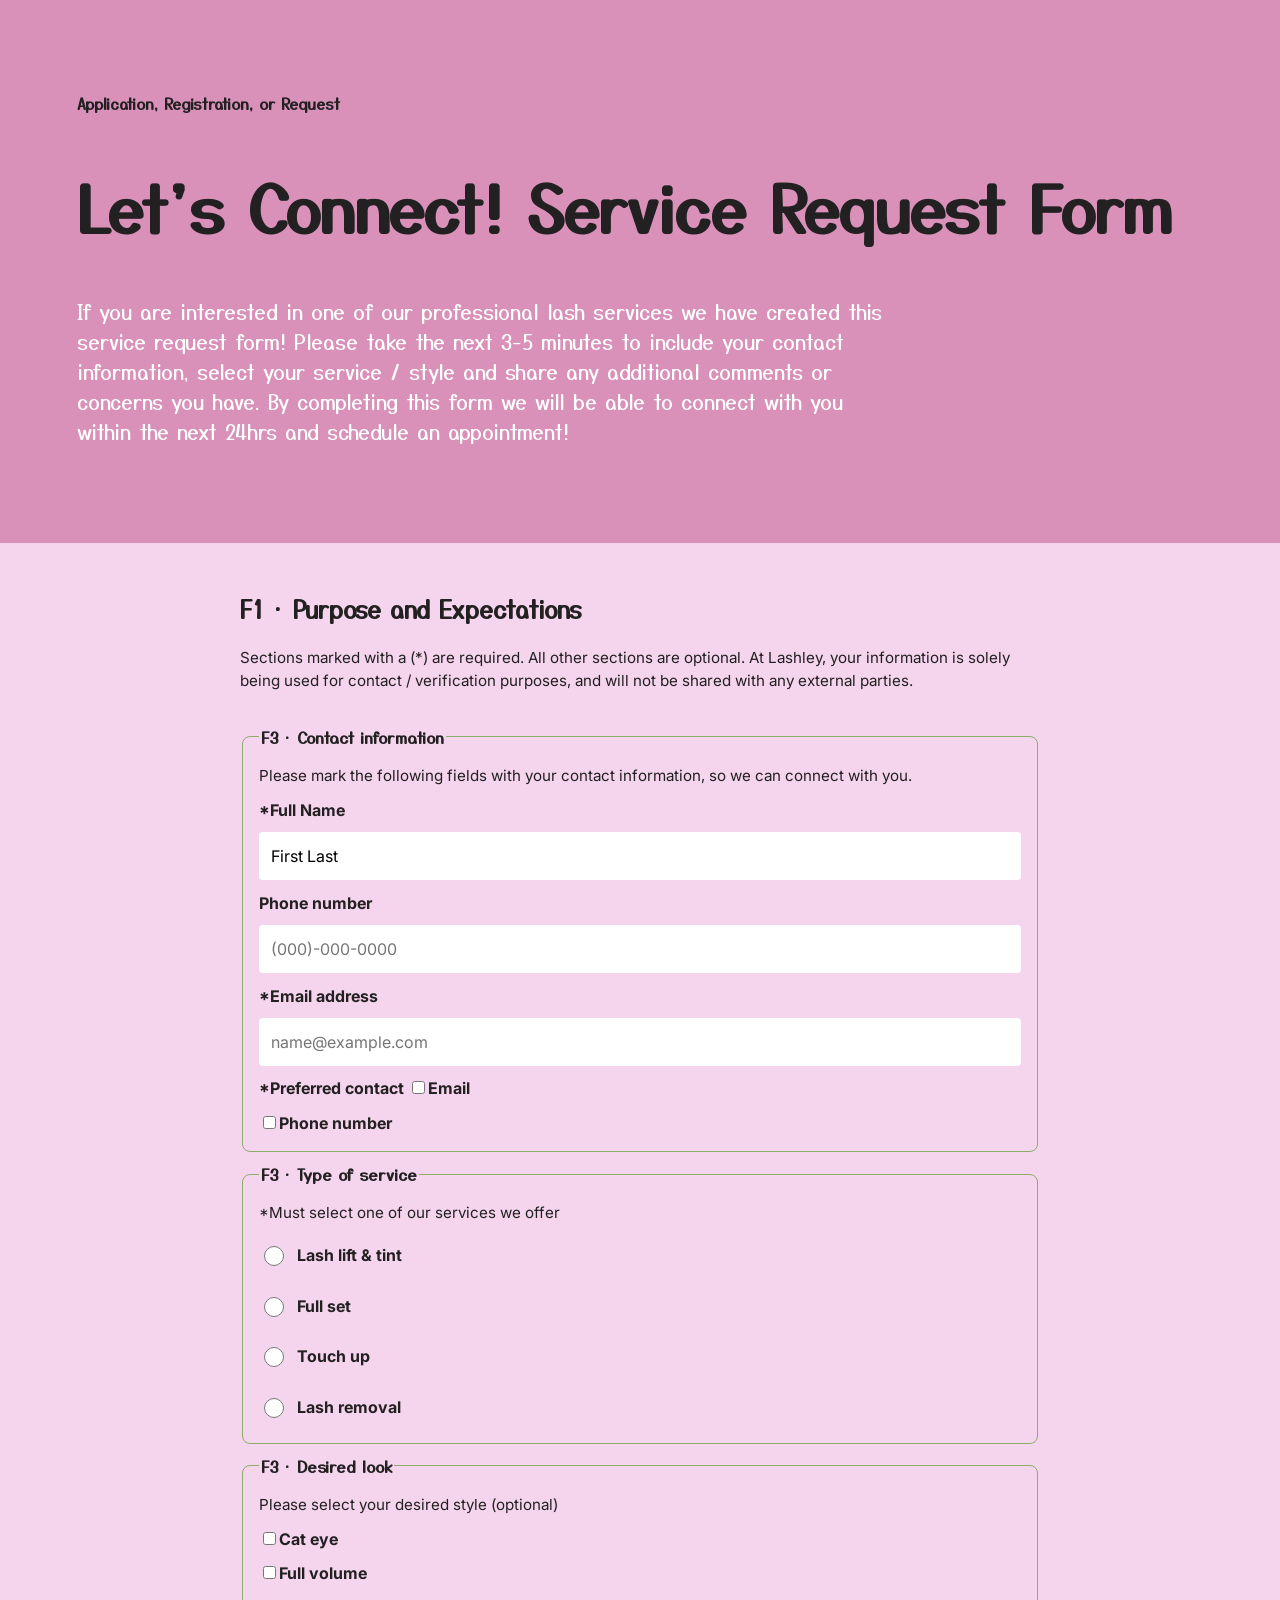
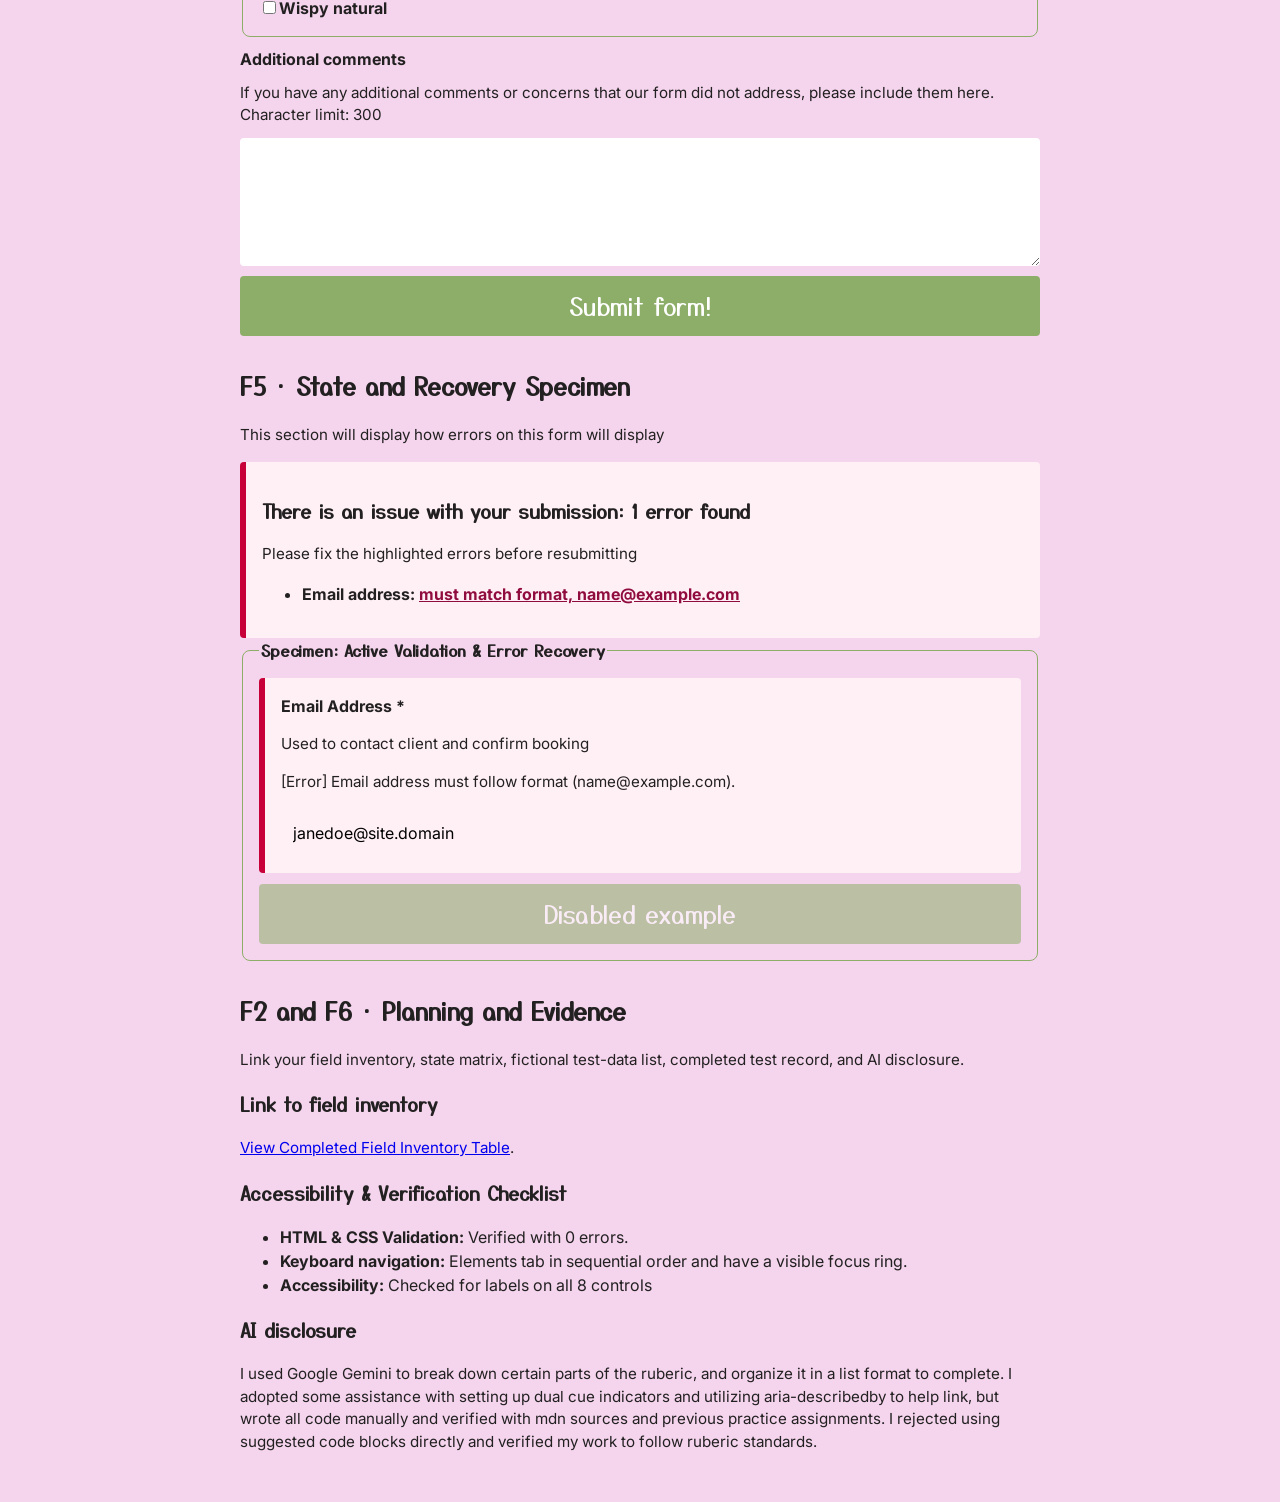
<file: index.html>
<!doctype html>
<html lang="en">
    <head>
        <meta charset="utf-8">
        <meta name="viewport" content="width=device-width,initial-scale=1">
        <title>Inclusive Form Flow</title><link rel="stylesheet" href="styles.css">
        <link rel="preconnect" href="https://fonts.googleapis.com">
        <link rel="preconnect" href="https://fonts.gstatic.com" crossorigin>
        <link href="https://fonts.googleapis.com/css2?family=Inter:ital,opsz,wght@0,14..32,100..900;1,14..32,100..900&family=Yusei+Magic&display=swap" rel="stylesheet">
     </head>
    <body>
        <header class="page-header">
            <p class="eyebrow">Application, Registration, or Request</p>
            <h1>Let's Connect! Service Request Form</h1>
            <p class="lede">If you are interested in one of our professional lash services we have created this service request form! Please take the next 3-5 minutes to include your contact information, select your service / style and share any additional comments or concerns you have. By completing this form we will be able to connect with you within the next 24hrs and schedule an appointment!</p>
        </header>
        <main>
            <section id="expectations">
                <h2>F1 · Purpose and Expectations</h2>
                <p>Sections marked with a (*) are required. All other sections are optional. At Lashley, your information is solely being used for contact / verification purposes, and will not be shared with any external parties.</p>
            </section>
            <form action="#" method="get">
                <fieldset>
                    <legend>F3 · Contact information</legend>
                    <p class="help">Please mark the following fields with your contact information, so we can connect with you.</p>
                    <div class="field">
                        <label for="full_name">*Full Name</label>
                        <input id="full_name" name="full_name" type="text" value="First Last" autocomplete="name">
                    </div>
                    <div class="field">
                        <label for="phone_no">Phone number</label>
                        <input id="phone_no" name="phone_no" type="tel" autocomplete="tel" minlength="10" maxlength="15" placeholder="(000)-000-0000">
                    </div>
                    <div class="field">
                        <label for="email">*Email address</label>
                        <input id="email" name="email" type="email" autocomplete="email" placeholder="name@example.com" required>
                    </div>
                    <div class="field">
                        <label>*Preferred contact
                        <input id="pref_email" name="contact_pref" value="email" type="checkbox">Email</label>
                        <label>
                        <input id="pref_phone" name="contact_pref" value="phone number" type="checkbox">Phone number</label>    
                    </div>
                </fieldset>
                <fieldset>
                    <legend>F3 · Type of service</legend>
                    <p class="help">*Must select one of our services we offer</p>
                    <label id="service" class="choice">
                        <input type="radio" name="service" value="lash_lift">Lash lift & tint</label>
                    <label class="choice">
                        <input type="radio" name="service" value="full_set">Full set</label>
                    <label class="choice">
                        <input type="radio" name="service" value="Touch_up">Touch up</label>
                    <label class="choice">
                        <input type="radio" name="service" value="Lash_removal">Lash removal</label>
                </fieldset>
                <fieldset>
                    <legend>F3 · Desired look</legend>
                    <p class="help">Please select your desired style (optional)</p>
                    <label class="style"><input type="checkbox" name="style" value="cat_eye">Cat eye</label>
                    <label class="style"><input type="checkbox" name="style" value="full_volume">Full volume</label>
                    <label class="style"><input type="checkbox" name="style" value="wispy_natural">Wispy natural</label>
                </fieldset>
                    <div class="field">
                        <label for="details">Additional comments</label>
                        <p class="help" id="details-help">If you have any additional comments or concerns that our form did not address, please include them here. Character limit: 300</p>
                        <textarea id="details" name="details" aria-describedby="details-help" maxlength="300"></textarea>
                    </div>
                    <button type="submit">Submit form!</button>
                </form>

                <section id="states" class="states-container" aria-labelledby="states_heading">
                    <h2 id="states_heading">F5 · State and Recovery Specimen</h2>
                    <p class="section_note">This section will display how errors on this form will display</p>
            

                        <div class="error-summary" role="alert" tabindex="-1" id="specimen-error-summary">
                            <h3 class="error-summary-title">There is an issue with your submission: 1 error found</h3>
                            <p>Please fix the highlighted errors before resubmitting</p>
                            <ul class="error-summary-list">
                                <li>
                                    <strong>Email address:</strong> <a href="#email">must match format, name@example.com</a>
                                </li>
                            </ul>
                        
                        </div>
                        <fieldset class="form-fieldset">
                        <legend class="fieldset-legend">Specimen: Active Validation & Error Recovery</legend>
            
                        <div class="field-group field-error">
                          <label for="specimen-email" class="field-label">
                            Email Address <span class="required-symbol" aria-hidden="true">*</span>
                          </label>
                          <p class="field-help" id="specimen-email-help">Used to contact client and confirm booking</p>
                          
                          <p class="inline-error" id="specimen-email-error">
                            <span class="error-prefix" aria-hidden="true">[Error]</span> 
                            Email address must follow format (name@example.com).
                          </p>
                          <input type="email" id="specimen-email" name="specimen_email" value="janedoe@site.domain" aria-invalid="true" aria-describedby="specimen-email-help specimen-email-error" required>
                        </div>

                        <button type="button" disabled>Disabled example</button>
                        </fieldset>
                </section>

                <section id="documentation">
                    <h2>F2 and F6 · Planning and Evidence</h2>
                    <p>Link your field inventory, state matrix, fictional test-data list, completed test record, and AI disclosure.</p>
                    <div class="evidence_card">
                        <h3>Link to field inventory</h3>
                        <p>
                          <a href="field-inventory-template.html" class="doc-link">View Completed Field Inventory Table</a>.
                        </p>
                    </div>
                    <div class="evidence_card">
                        <h3>Accessibility & Verification Checklist</h3>
                        <ul class="verification_check">
                            <li><strong> HTML & CSS Validation:</strong> Verified with 0 errors.</li>
                            <li><strong> Keyboard navigation:</strong> Elements tab in sequential order and have a visible focus ring.</li>
                            <li><strong> Accessibility:</strong> Checked for labels on all 8 controls</li>
                        </ul>
                    </div>
                    <div class="evidence_card">
                        <h3>AI disclosure</h3>
                        <p>I used Google Gemini to break down certain parts of the ruberic, and organize it in a list format to complete. I adopted some assistance with setting up dual cue indicators and utilizing aria-describedby to help link, but wrote all code manually and verified with mdn sources and previous practice assignments. I rejected using suggested code blocks directly and verified my work to follow ruberic standards.</p>
                    </div>
                </section>
            </main>
        </body>
        </html>
</file>
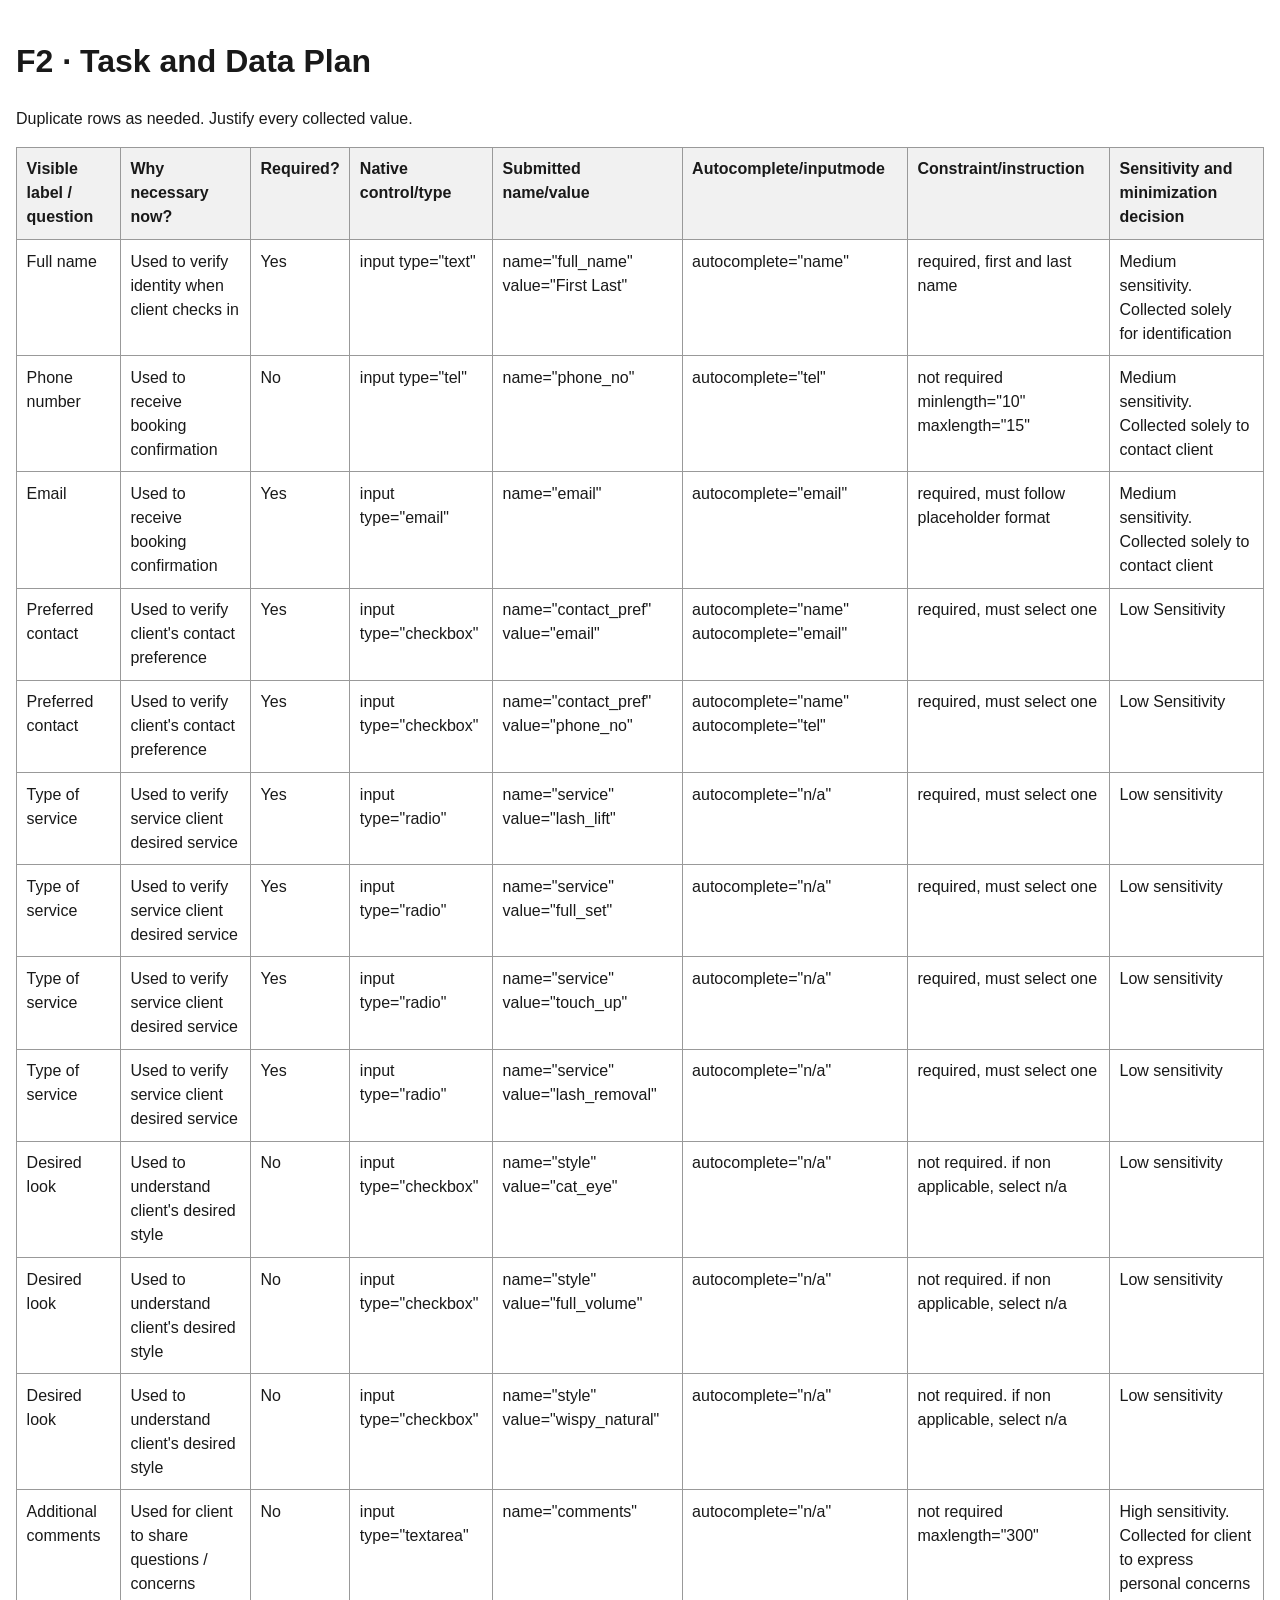
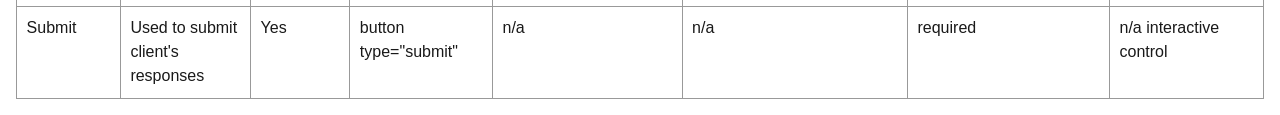
<file: field-inventory-template.html>
<!doctype html>
<html lang="en">
    <head>
        <meta charset="utf-8">
        <meta name="viewport" content="width=device-width,initial-scale=1">
        <title>Field Inventory</title>
        <style>
        body{
            font-family:Arial,sans-serif;
            line-height:1.5;
            max-width:80rem;
            margin:auto;
            padding:1rem;
            color:#191919;
        }
        table{
            width:100%;
            border-collapse:collapse;
        }
        th,td{
            padding:.6rem;
            border:1px solid #999;
            text-align:left;
            vertical-align:top;
        }
        th{
            background:#f1f1f1;
        }
        </style>
        </head>
        <body>
            <h1>F2 · Task and Data Plan</h1>
            <p>Duplicate rows as needed. Justify every collected value.</p>
            <table>
                <thead>
                    <tr>
                        <th>Visible label / question</th>
                        <th>Why necessary now?</th>
                        <th>Required?</th>
                        <th>Native control/type</th>
                        <th>Submitted name/value</th>
                        <th>Autocomplete/inputmode</th>
                        <th>Constraint/instruction</th>
                        <th>Sensitivity and minimization decision</th>
                    </tr>
                </thead>
                <tbody>
                    <tr>
                        <td>Full name</td>
                        <td>Used to verify identity when client checks in</td>
                        <td>Yes</td>
                        <td>input type="text"</td>
                        <td>name="full_name" value="First Last"</td>
                        <td>autocomplete="name"</td>
                        <td>required, first and last name</td>
                        <td>Medium sensitivity. Collected solely for identification</td>
                    </tr>
                    <tr>
                        <td>Phone number</td>
                        <td>Used to receive booking confirmation</td>
                        <td>No</td>
                        <td>input type="tel"</td>
                        <td>name="phone_no"</td>
                        <td>autocomplete="tel"</td>
                        <td>not required minlength="10" maxlength="15"</td>
                        <td>Medium sensitivity. Collected solely to contact client</td>
                    </tr>
                    <tr>
                        <td>Email</td>
                        <td>Used to receive booking confirmation</td>
                        <td>Yes</td>
                        <td>input type="email"</td>
                        <td>name="email"</td>
                        <td>autocomplete="email"</td>
                        <td>required, must follow placeholder format</td>
                        <td>Medium sensitivity. Collected solely to contact client</td>
                    </tr>
                    <tr>
                        <td>Preferred contact</td>
                        <td>Used to verify client's contact preference</td>
                        <td>Yes</td>
                        <td>input type="checkbox"</td>
                        <td>name="contact_pref" value="email"</td>
                        <td>autocomplete="name" autocomplete="email"</td>
                        <td>required, must select one</td>
                        <td>Low Sensitivity</td>
                    </tr>
                    <tr>
                        <td>Preferred contact</td>
                        <td>Used to verify client's contact preference</td>
                        <td>Yes</td>
                        <td>input type="checkbox"</td>
                        <td>name="contact_pref" value="phone_no"</td>
                        <td>autocomplete="name" autocomplete="tel"</td>
                        <td>required, must select one</td>
                        <td>Low Sensitivity</td>
                    </tr>
                    <tr>
                        <td>Type of service</td>
                        <td>Used to verify service client desired service</td>
                        <td>Yes</td>
                        <td>input type="radio"</td>
                        <td>name="service" value="lash_lift"</td>
                        <td>autocomplete="n/a"</td>
                        <td>required, must select one</td>
                        <td>Low sensitivity</td>
                    </tr>
                    <tr>
                        <td>Type of service</td>
                        <td>Used to verify service client desired service</td>
                        <td>Yes</td>
                        <td>input type="radio"</td>
                        <td>name="service" value="full_set"</td>
                        <td>autocomplete="n/a"</td>
                        <td>required, must select one</td>
                        <td>Low sensitivity</td>
                    </tr>
                    <tr>
                        <td>Type of service</td>
                        <td>Used to verify service client desired service</td>
                        <td>Yes</td>
                        <td>input type="radio"</td>
                        <td>name="service" value="touch_up"</td>
                        <td>autocomplete="n/a"</td>
                        <td>required, must select one</td>
                        <td>Low sensitivity</td>
                    </tr>
                    <tr>
                        <td>Type of service</td>
                        <td>Used to verify service client desired service</td>
                        <td>Yes</td>
                        <td>input type="radio"</td>
                        <td>name="service" value="lash_removal"</td>
                        <td>autocomplete="n/a"</td>
                        <td>required, must select one</td>
                        <td>Low sensitivity</td>
                    </tr>
                    <tr>
                        <td>Desired look</td>
                        <td>Used to understand client's desired style</td>
                        <td>No</td>
                        <td>input type="checkbox"</td>
                        <td>name="style" value="cat_eye"</td>
                        <td>autocomplete="n/a"</td>
                        <td>not required. if non applicable, select n/a</td>
                        <td>Low sensitivity</td>
                    </tr>
                    <tr>
                        <td>Desired look</td>
                        <td>Used to understand client's desired style</td>
                        <td>No</td>
                        <td>input type="checkbox"</td>
                        <td>name="style" value="full_volume"</td>
                        <td>autocomplete="n/a"</td>
                        <td>not required. if non applicable, select n/a</td>
                        <td>Low sensitivity</td>
                    </tr>
                    <tr>
                        <td>Desired look</td>
                        <td>Used to understand client's desired style</td>
                        <td>No</td>
                        <td>input type="checkbox"</td>
                        <td>name="style" value="wispy_natural"</td>
                        <td>autocomplete="n/a"</td>
                        <td>not required. if non applicable, select n/a</td>
                        <td>Low sensitivity</td>
                    </tr>
                    <tr>
                        <td>Additional comments</td>
                        <td>Used for client to share questions / concerns</td>
                        <td>No</td>
                        <td>input type="textarea"</td>
                        <td>name="comments"</td>
                        <td>autocomplete="n/a"</td>
                        <td>not required maxlength="300"</td>
                        <td>High sensitivity. Collected for client to express personal concerns</td>
                    </tr>
                    <tr>
                        <td>Submit</td>
                        <td>Used to submit client's responses</td>
                        <td>Yes</td>
                        <td>button type="submit"</td>
                        <td>n/a</td>
                        <td>n/a</td>
                        <td>required</td>
                        <td>n/a interactive control</td>
                    </tr>
                </tbody>
            </table>
        </body>
        </html>
</file>
<file: styles.css>
:root{
    --color-pink-mist: #D991BA;
    --color-petal-frost:#F5D5ED;
    --color-muted-olive:#8CAE68;
    --color-charcoal:#222021;
    --color-white:#FFFFFF;
 
    --color-error-text:#900C3F;
    --color-error-bg: #FFF0F5;
    --color-error-border: #C70039;

    --font-headings:"Yusei Magic", sans-serif;
    --font-p: "Inter", Arial, sans-serif;

    --text-heading-h1: clamp(1.25rem, 2.5vw, 2rem);
    --text-heading-h2: clamp(1rem, 2vw, 1.5rem);
    --text-p: clamp(0.95rem, 1vw, 1.05rem);

    --space-3:1rem;
    --radius:.5rem;
    --measure:68ch;
}

*,*::before,*::after{
    box-sizing:border-box;
}
body{
    margin:0;
    color: var(--color-charcoal);
    background:var(--color-petal-frost);
    font-family: var(--font-p);
    line-height:1.5;
}
.page-header{
    padding:clamp(2rem,6vw,5rem);
    background:var(--color-pink-mist);
    font-family: var(--font-headings);
    font-size: var(--text-heading-h1);
    color:#fff;
}
h1, h2, h3, h4, legend, .fieldset-legend {
    font-family: var(--font-headings);
    color: var(--color-charcoal);
}
  
h2{
    font-size: var(--text-heading-h2);
}
legend,label{
    font-weight:700;
}
  
p{
    font-size: var(--text-p);
}
.help{
    margin:0;
    color:var(--color-charcoal);
}
.lede{
    max-width:var(--measure);
    font-size:1.25rem;
}
.eyebrow{
    color:var(--color-charcoal);
    font-weight:700;
}

main{
    max-width:52rem;
    margin:auto;
    padding:var(--space-3);
}
section,form{
    margin-block:2rem;
}
form,fieldset,.field{
    display:grid;
    gap:.65rem;
}
fieldset{
    padding:1rem;
    border:1px solid var(--color-muted-olive);
    border-radius:var(--radius);
}
input,select,textarea,button{
    font:inherit;
}
input:not([type="radio"]):not([type="checkbox"]),select,textarea{
    width:100%;
    padding:.75rem;
    border:2px solid var(--color-border);
    border-radius:.25rem;
}
textarea{
    min-height:8rem;
    resize:vertical;
}
.choice{
    display:flex;
    gap:.65rem;
    align-items:flex-start;
    padding:.5rem 0;
}
.choice input{
    inline-size:1.25rem;
    block-size:1.25rem;
}

button {
    padding: 12px 20px;
    background: var(--color-muted-olive);
    cursor: pointer;
    font-family: var(--font-headings);
    font-size: 1.5rem;
    color: var(--color-white);
    border: none;
    border-radius: 4px;
  }

button:hover, button:focus {
    background: var(--color-charcoal);
    outline: 3px solid var(--color-white);
  }
button:disabled{
    opacity:.55;
    cursor:not-allowed;
}

:focus-visible {
    outline: 3px solid var(--color-charcoal);
    outline-offset: 2px;
}

.error-summary,.field-error{
    padding:1rem;
    border-left:.4rem solid var(--color-error-border);
    background: var(--color-error-bg);
    border-radius: 4px;
}
.error-summary a{
    color: var(--color-error-text);
    font-weight: bold;
}
input:not([type="radio"]):not([type="checkbox"]):user-invalid,
select:invalid,
textarea:invalid,
.field-error input,
.field-error select,
.field-error textarea {
  border: 2px dashed var(--color-error-border);
  background-color: var(--color-error-bg);
}


@media (min-width:48rem){
    .paired-fields{
        display:grid;
        grid-template-columns:1fr 1fr;
        gap:1rem;
    }
}
</file>
